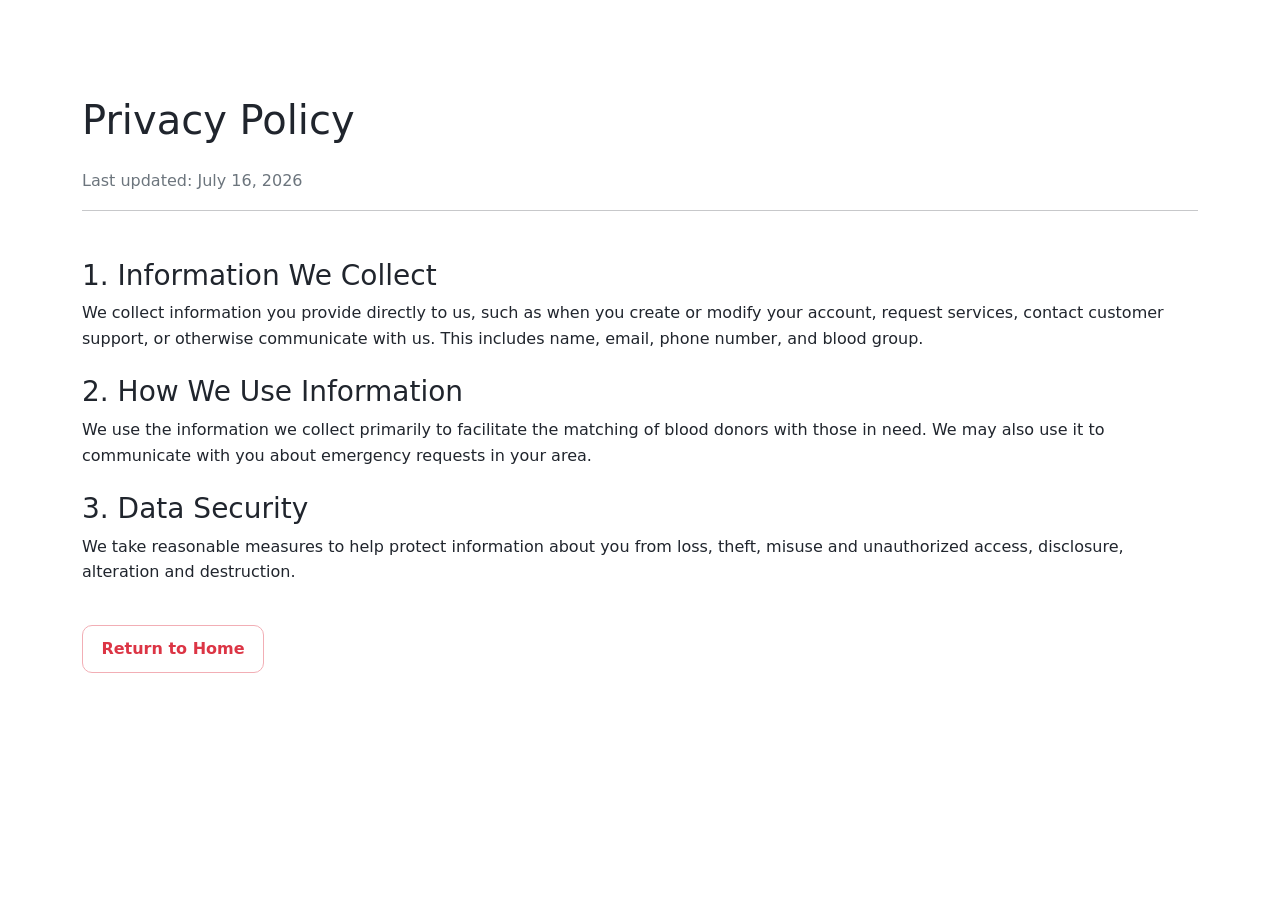
<file: privacy.html>
<!doctype html>
<html lang="en">
<head>
    <link rel="icon" type="image/png" href="assets/icons/logo.png">
    <meta charset="utf-8">
    <meta name="viewport" content="width=device-width,initial-scale=1">
    <title>Privacy Policy | LifeFlow</title>
    <link href="https://cdn.jsdelivr.net/npm/bootstrap@5.3.3/dist/css/bootstrap.min.css" rel="stylesheet">
    <link href="assets/css/main.css" rel="stylesheet">
</head>
<body>
    <main>
        <div class="container py-5 my-5">
            <h1 class="mb-4">Privacy Policy</h1>
            <p class="text-secondary">Last updated: July 16, 2026</p>
            <hr class="mb-5">
            <h3>1. Information We Collect</h3>
            <p>We collect information you provide directly to us, such as when you create or modify your account, request services, contact customer support, or otherwise communicate with us. This includes name, email, phone number, and blood group.</p>
            
            <h3 class="mt-4">2. How We Use Information</h3>
            <p>We use the information we collect primarily to facilitate the matching of blood donors with those in need. We may also use it to communicate with you about emergency requests in your area.</p>
            
            <h3 class="mt-4">3. Data Security</h3>
            <p>We take reasonable measures to help protect information about you from loss, theft, misuse and unauthorized access, disclosure, alteration and destruction.</p>

            <a href="index.html" class="btn btn-outline-danger mt-4">Return to Home</a>
        </div>
    </main>
</body>
</html>
</file>
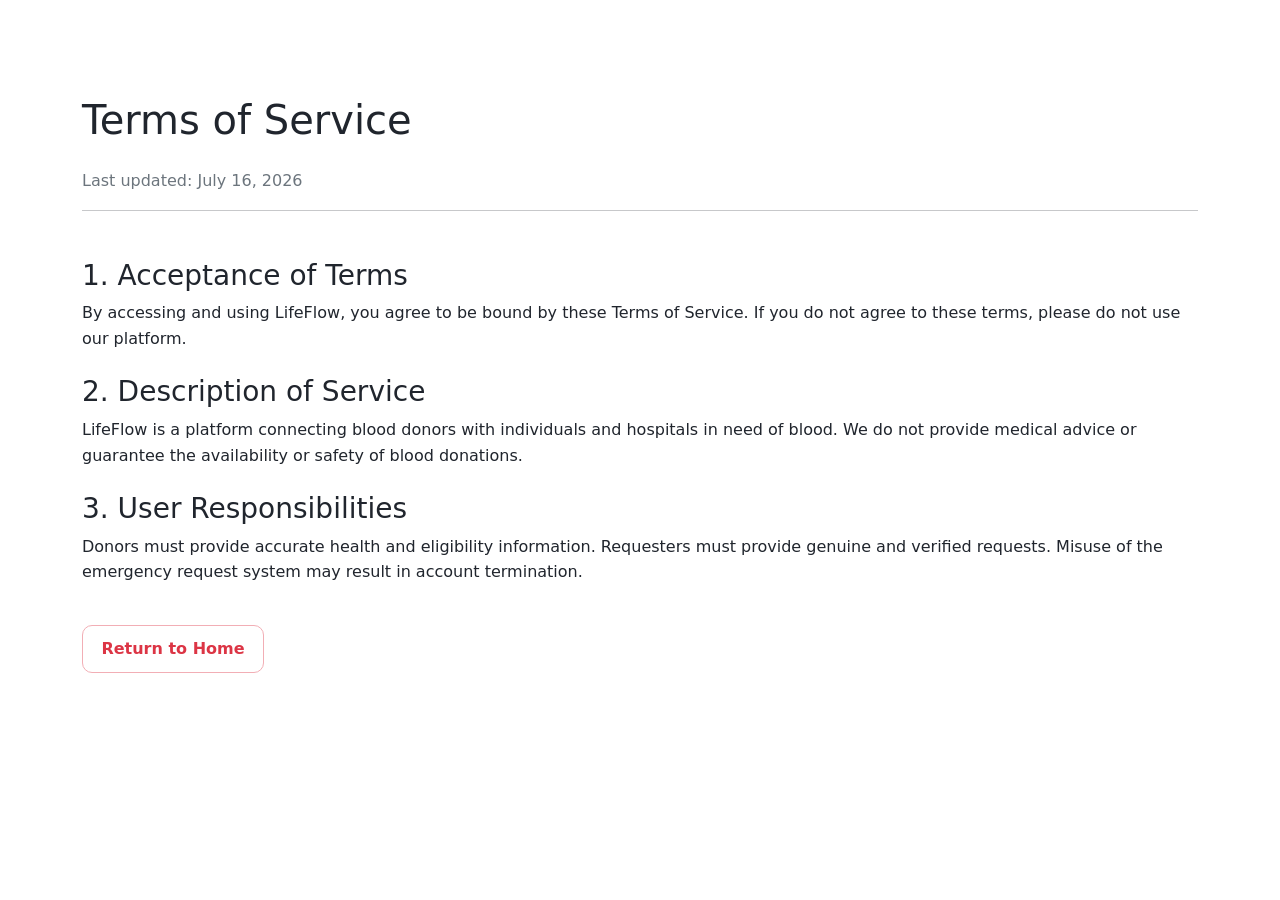
<file: terms.html>
<!doctype html>
<html lang="en">
<head>
    <link rel="icon" type="image/png" href="assets/icons/logo.png">
    <meta charset="utf-8">
    <meta name="viewport" content="width=device-width,initial-scale=1">
    <title>Terms of Service | LifeFlow</title>
    <link href="https://cdn.jsdelivr.net/npm/bootstrap@5.3.3/dist/css/bootstrap.min.css" rel="stylesheet">
    <link href="assets/css/main.css" rel="stylesheet">
</head>
<body>
    <main>
        <div class="container py-5 my-5">
            <h1 class="mb-4">Terms of Service</h1>
            <p class="text-secondary">Last updated: July 16, 2026</p>
            <hr class="mb-5">
            <h3>1. Acceptance of Terms</h3>
            <p>By accessing and using LifeFlow, you agree to be bound by these Terms of Service. If you do not agree to these terms, please do not use our platform.</p>
            
            <h3 class="mt-4">2. Description of Service</h3>
            <p>LifeFlow is a platform connecting blood donors with individuals and hospitals in need of blood. We do not provide medical advice or guarantee the availability or safety of blood donations.</p>
            
            <h3 class="mt-4">3. User Responsibilities</h3>
            <p>Donors must provide accurate health and eligibility information. Requesters must provide genuine and verified requests. Misuse of the emergency request system may result in account termination.</p>

            <a href="index.html" class="btn btn-outline-danger mt-4">Return to Home</a>
        </div>
    </main>
</body>
</html>
</file>
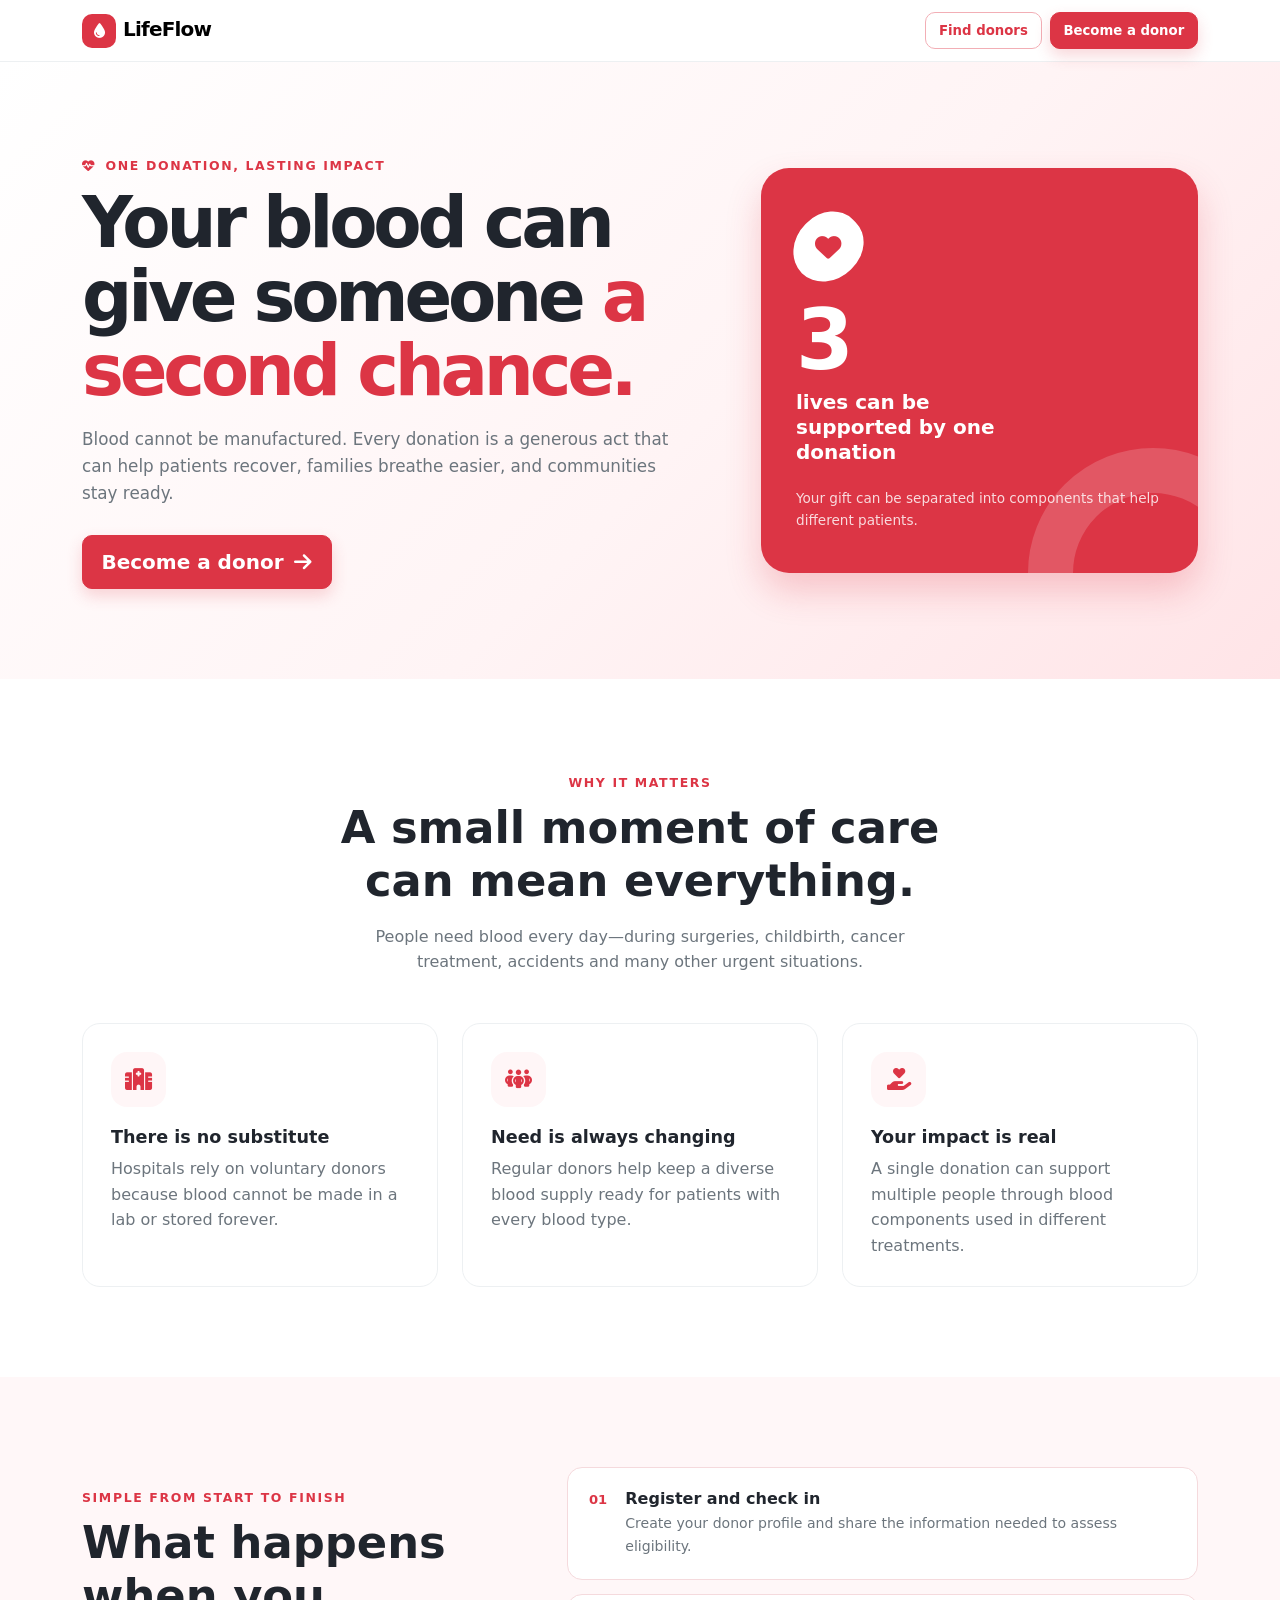
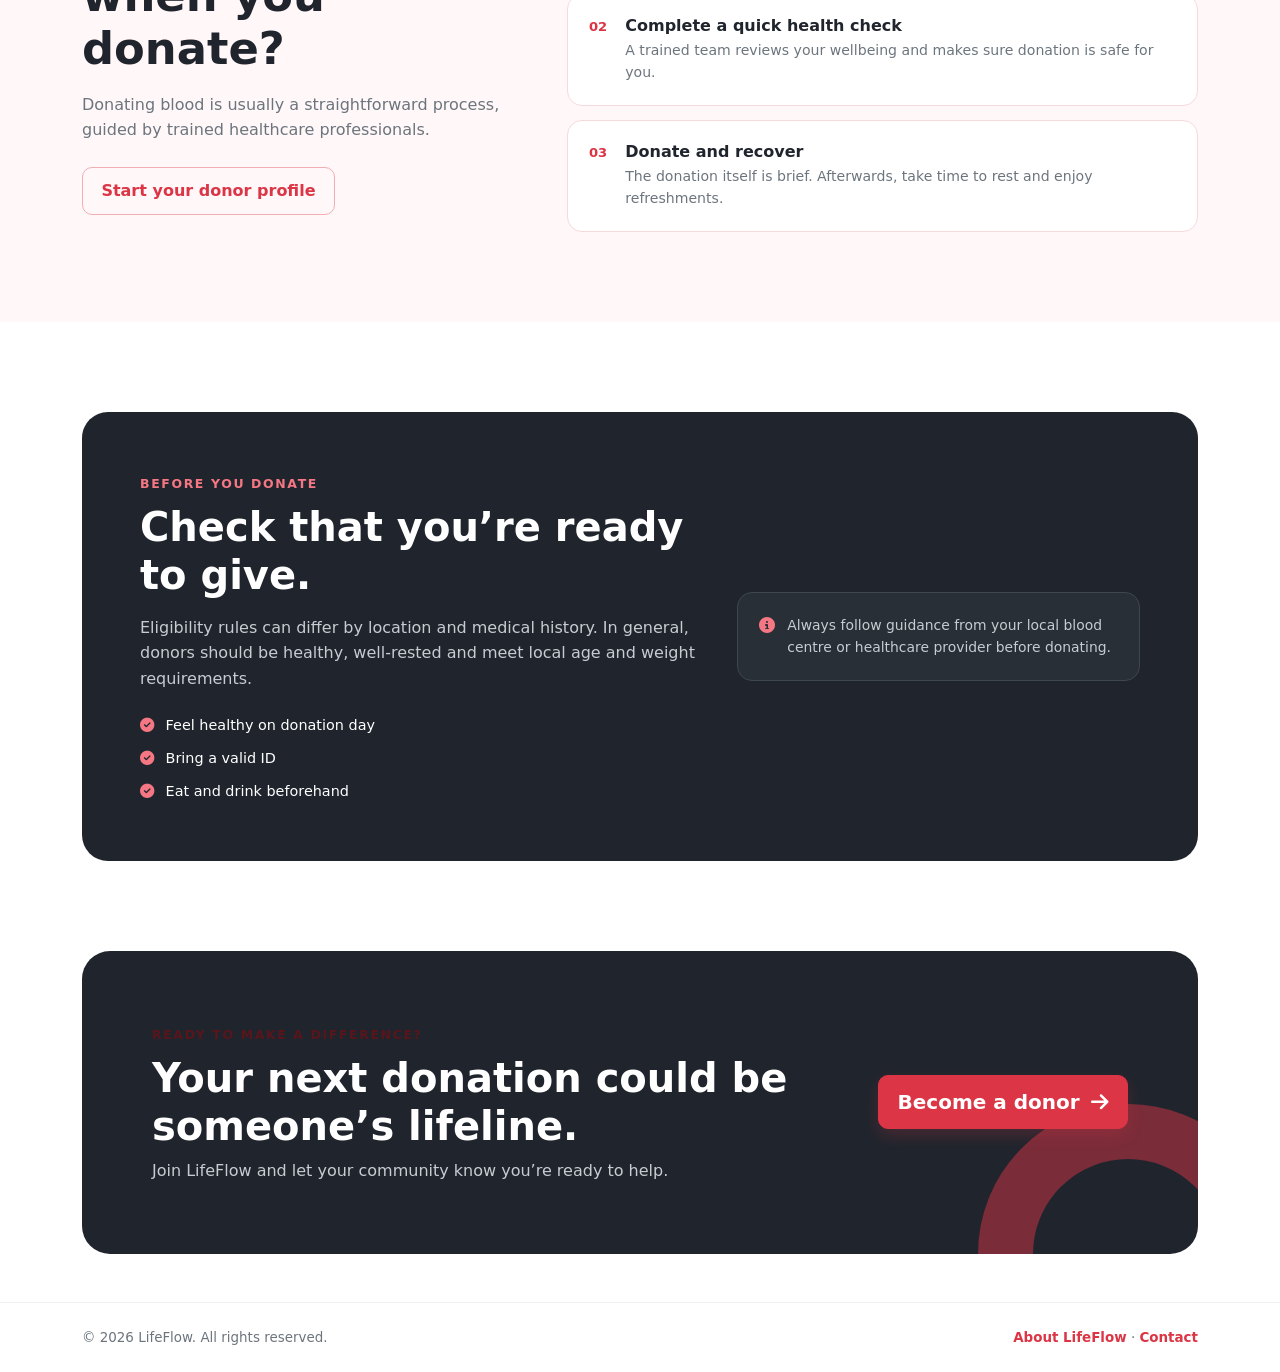
<file: why-donate.html>
<!doctype html>
<html lang="en">

<head>
    <link rel="icon" type="image/png" href="assets/icons/logo.png">
    <meta charset="utf-8">
    <meta name="viewport" content="width=device-width, initial-scale=1">
    <meta name="description" content="Learn why donating blood matters and how you can help with LifeFlow.">
    <title>Why Donate Blood? | LifeFlow</title>
    <link href="https://cdn.jsdelivr.net/npm/bootstrap@5.3.3/dist/css/bootstrap.min.css" rel="stylesheet">
    <link href="https://cdnjs.cloudflare.com/ajax/libs/font-awesome/6.5.2/css/all.min.css" rel="stylesheet">
    <link href="assets/css/main.css" rel="stylesheet">
    <link href="assets/css/why-donate.css" rel="stylesheet">
</head>

<body class="why-page">
    <nav class="navbar navbar-expand-lg lifeflow-nav why-nav" aria-label="Primary navigation">
        <div class="container"><a class="navbar-brand" href="index.html"><span class="brand-mark"><i class="fa-solid fa-droplet"></i></span>LifeFlow</a><div class="d-flex gap-2"><a class="btn btn-outline-danger btn-sm" href="search-donor.php">Find donors</a><a class="btn btn-danger btn-sm" href="donor-register.php">Become a donor</a></div></div>
    </nav>

    <main>
        <section class="why-hero"><div class="container"><div class="row align-items-center g-5"><div class="col-lg-7"><span class="section-kicker"><i class="fa-solid fa-heart-pulse me-1"></i> One donation, lasting impact</span><h1>Your blood can give someone <span>a second chance.</span></h1><p>Blood cannot be manufactured. Every donation is a generous act that can help patients recover, families breathe easier, and communities stay ready.</p><a href="donor-register.php" class="btn btn-danger btn-lg">Become a donor <i class="fa-solid fa-arrow-right ms-1"></i></a></div><div class="col-lg-5"><div class="impact-card"><div class="impact-drop"><i class="fa-solid fa-heart"></i></div><span class="impact-number">3</span><strong>lives can be supported by one donation</strong><p>Your gift can be separated into components that help different patients.</p></div></div></div></div></section>

        <section class="section"><div class="container"><div class="text-center mx-auto mb-5" style="max-width: 650px"><span class="section-kicker">Why it matters</span><h2 class="section-title">A small moment of care can mean everything.</h2><p class="section-copy mx-auto">People need blood every day—during surgeries, childbirth, cancer treatment, accidents and many other urgent situations.</p></div><div class="row g-4"><div class="col-md-4"><article class="reason-card"><span class="reason-icon"><i class="fa-solid fa-hospital"></i></span><h3>There is no substitute</h3><p>Hospitals rely on voluntary donors because blood cannot be made in a lab or stored forever.</p></article></div><div class="col-md-4"><article class="reason-card"><span class="reason-icon"><i class="fa-solid fa-people-group"></i></span><h3>Need is always changing</h3><p>Regular donors help keep a diverse blood supply ready for patients with every blood type.</p></article></div><div class="col-md-4"><article class="reason-card"><span class="reason-icon"><i class="fa-solid fa-hand-holding-heart"></i></span><h3>Your impact is real</h3><p>A single donation can support multiple people through blood components used in different treatments.</p></article></div></div></div></section>

        <section class="donation-steps"><div class="container"><div class="row align-items-center g-5"><div class="col-lg-5"><span class="section-kicker">Simple from start to finish</span><h2 class="section-title">What happens when you donate?</h2><p class="section-copy">Donating blood is usually a straightforward process, guided by trained healthcare professionals.</p><a href="donor-register.php" class="btn btn-outline-danger mt-2">Start your donor profile</a></div><div class="col-lg-7"><div class="step-list"><div><span>01</span><div><h3>Register and check in</h3><p>Create your donor profile and share the information needed to assess eligibility.</p></div></div><div><span>02</span><div><h3>Complete a quick health check</h3><p>A trained team reviews your wellbeing and makes sure donation is safe for you.</p></div></div><div><span>03</span><div><h3>Donate and recover</h3><p>The donation itself is brief. Afterwards, take time to rest and enjoy refreshments.</p></div></div></div></div></div></div></section>

        <section class="section"><div class="container"><div class="eligibility-box"><div class="row align-items-center g-4"><div class="col-lg-7"><span class="section-kicker">Before you donate</span><h2>Check that you’re ready to give.</h2><p>Eligibility rules can differ by location and medical history. In general, donors should be healthy, well-rested and meet local age and weight requirements.</p><div class="eligibility-points"><span><i class="fa-solid fa-circle-check"></i> Feel healthy on donation day</span><span><i class="fa-solid fa-circle-check"></i> Bring a valid ID</span><span><i class="fa-solid fa-circle-check"></i> Eat and drink beforehand</span></div></div><div class="col-lg-5"><div class="eligibility-note"><i class="fa-solid fa-circle-info"></i><p>Always follow guidance from your local blood centre or healthcare provider before donating.</p></div></div></div></div></div></section>

        <section class="pb-5"><div class="container"><div class="emergency"><div class="row align-items-center position-relative" style="z-index:1"><div class="col-lg-8"><span class="section-kicker text-danger-emphasis">Ready to make a difference?</span><h2 class="display-6 fw-bold mt-2">Your next donation could be someone’s lifeline.</h2><p class="mb-lg-0">Join LifeFlow and let your community know you’re ready to help.</p></div><div class="col-lg-4 text-lg-end mt-4 mt-lg-0"><a class="btn btn-danger btn-lg" href="donor-register.php">Become a donor <i class="fa-solid fa-arrow-right ms-1"></i></a></div></div></div></div></section>
    </main>

    <footer class="why-footer"><div class="container d-flex flex-column flex-sm-row justify-content-between gap-2"><span>© 2026 LifeFlow. All rights reserved.</span><span><a href="about.html">About LifeFlow</a> · <a href="contact.php">Contact</a></span></div></footer>
    <script src="https://cdn.jsdelivr.net/npm/bootstrap@5.3.3/dist/js/bootstrap.bundle.min.js"></script>
    <script src="assets/js/main.js"></script>
</body>
</html>
</file>
<file: assets/css/main.css>
:root {
    --primary: #dc3545;
    --primary-dark: #b52a38;
    --ink: #20252d;
    --muted: #6c757d;
    --surface: #fff;
    --soft: #fff6f7;
    --line: #edf0f2;
    --shadow: 0 12px 30px rgba(31, 42, 55, .08);
    --radius: 18px
}

* {
    box-sizing: border-box
}

html {
    scroll-behavior: smooth
}

body {
    margin: 0;
    font-family: Inter, system-ui, -apple-system, BlinkMacSystemFont, "Segoe UI", sans-serif;
    color: var(--ink);
    background: #fff;
    line-height: 1.6
}

.section {
    padding: 90px 0
}

.section-kicker {
    color: var(--primary);
    font-size: .78rem;
    font-weight: 800;
    letter-spacing: .13em;
    text-transform: uppercase
}

.section-title {
    font-size: clamp(1.9rem, 4vw, 2.8rem);
    font-weight: 800;
    line-height: 1.18;
    margin: .45rem 0 1rem
}

.section-copy {
    max-width: 600px;
    color: var(--muted)
}

.lifeflow-nav {
    background: rgba(255, 255, 255, .93);
    backdrop-filter: blur(14px);
    border-bottom: 1px solid transparent;
    transition: .25s
}

.lifeflow-nav.scrolled {
    border-color: var(--line);
    box-shadow: 0 4px 16px rgba(0, 0, 0, .04)
}

.navbar-brand {
    font-weight: 800;
    letter-spacing: -.04em
}

.brand-mark {
    display: inline-grid;
    place-items: center;
    width: 34px;
    height: 34px;
    margin-right: 7px;
    border-radius: 10px;
    color: #fff;
    background: var(--primary);
    font-size: .92rem
}

.nav-link {
    font-weight: 600;
    color: var(--ink) !important;
    padding: .75rem 1rem !important
}

.nav-link:hover,
.nav-link.active {
    color: var(--primary) !important
}

.btn {
    border-radius: 10px;
    font-weight: 700;
    padding: .7rem 1.15rem;
    transition: transform .2s, box-shadow .2s
}

.btn:hover {
    transform: translateY(-2px)
}

.btn-danger {
    background: var(--primary);
    border-color: var(--primary);
    box-shadow: 0 7px 16px rgba(220, 53, 69, .2)
}

.btn-danger:hover {
    background: var(--primary-dark);
    border-color: var(--primary-dark)
}

.btn-outline-danger {
    color: var(--primary);
    border-color: #f2aeb5
}

.hero {
    position: relative;
    overflow: hidden;
    padding: 150px 0 90px;
    background: linear-gradient(135deg, #fff 0%, #fff6f7 56%, #ffe9eb 100%)
}

.hero:before {
    content: "";
    position: absolute;
    right: -12rem;
    top: -14rem;
    width: 38rem;
    height: 38rem;
    border-radius: 50%;
    background: radial-gradient(circle, #f7b2ba 0, rgba(247, 178, 186, 0) 68%)
}

.hero h1 {
    font-size: clamp(2.55rem, 6vw, 4.7rem);
    font-weight: 850;
    line-height: 1.04;
    letter-spacing: -.055em
}

.hero p {
    max-width: 570px;
    font-size: 1.08rem;
    color: var(--muted)
}

.page-hero {
    position: relative;
    overflow: hidden;
    padding: 155px 0 95px;
    background: linear-gradient(135deg, #fff 0%, #fff6f7 60%, #ffe9eb 100%)
}

.page-hero:before,
.page-hero:after {
    content: "";
    position: absolute;
    border-radius: 50%;
    background: rgba(220, 53, 69, .08)
}

.page-hero:before {
    width: 280px;
    height: 280px;
    top: -155px;
    left: -70px
}

.page-hero:after {
    width: 190px;
    height: 190px;
    right: 8%;
    bottom: -115px
}

.page-hero .container {
    position: relative;
    z-index: 1;
    max-width: 810px
}

.page-hero h1 {
    margin: .5rem 0 1rem;
    font-size: clamp(2.35rem, 5vw, 4.1rem);
    font-weight: 850;
    line-height: 1.08;
    letter-spacing: -.05em
}

.page-hero p {
    max-width: 650px;
    margin: 0 auto;
    color: var(--muted);
    font-size: 1.08rem
}

.about-visual {
    position: relative;
    display: grid;
    place-items: center;
    min-height: 370px;
    overflow: hidden;
    border-radius: 28px;
    background: linear-gradient(145deg, #fff0f1, #fff9f9)
}

.about-visual:before {
    content: "";
    position: absolute;
    width: 280px;
    height: 280px;
    border: 34px solid rgba(220, 53, 69, .12);
    border-radius: 50%
}

.about-visual-icon {
    position: relative;
    z-index: 1;
    display: grid;
    place-items: center;
    width: 145px;
    height: 145px;
    border-radius: 44px;
    color: #fff;
    background: var(--primary);
    box-shadow: 0 18px 35px rgba(220, 53, 69, .3);
    font-size: 4rem;
    transform: rotate(-8deg)
}

.about-visual-card {
    position: absolute;
    z-index: 2;
    right: 7%;
    bottom: 9%;
    display: flex;
    align-items: center;
    gap: 12px;
    padding: 14px 18px;
    border: 1px solid rgba(255, 255, 255, .8);
    border-radius: 14px;
    background: rgba(255, 255, 255, .9);
    box-shadow: var(--shadow)
}

.about-visual-card .mini-icon {
    flex: 0 0 42px
}

.about-visual-card strong,
.about-visual-card small {
    display: block
}

.about-visual-card small {
    color: var(--muted);
    font-size: .76rem
}

.about-dot {
    position: absolute;
    z-index: 1;
    display: block;
    border-radius: 50%;
    background: #f4b3ba
}

.dot-one {
    width: 18px;
    height: 18px;
    top: 22%;
    left: 17%
}

.dot-two {
    width: 28px;
    height: 28px;
    right: 18%;
    top: 20%;
    background: #fde0e3
}

.info-card h3,
.step-card h3 {
    font-size: 1.1rem;
    font-weight: 800
}

.info-card p,
.step-card p {
    margin-bottom: 0;
    color: var(--muted)
}

.step-card {
    height: 100%;
    padding: 28px;
    border-radius: var(--radius);
    background: var(--soft)
}

.step-number {
    display: block;
    margin-bottom: 44px;
    color: var(--primary);
    font-size: .85rem;
    font-weight: 800;
    letter-spacing: .1em
}

.hero-visual {
    position: relative;
    min-height: 390px
}

.hero-card {
    position: absolute;
    border: 1px solid rgba(255, 255, 255, .85);
    border-radius: var(--radius);
    background: rgba(255, 255, 255, .83);
    box-shadow: var(--shadow);
    backdrop-filter: blur(8px)
}

.hero-card.main {
    width: min(100%, 390px);
    right: 0;
    top: 25px;
    padding: 30px
}

.blood-drop {
    display: grid;
    place-items: center;
    width: 105px;
    height: 125px;
    margin: 0 auto 20px;
    color: #fff;
    font-size: 2.75rem;
    background: var(--primary);
    clip-path: path('M52 0C42 20 0 57 0 84c0 28.7 23.3 41 52 41s52-12.3 52-41C104 57 62 20 52 0Z');
    filter: drop-shadow(0 16px 16px rgba(220, 53, 69, .25))
}

.hero-card.floating {
    left: 0;
    bottom: 5px;
    padding: 16px 20px;
    min-width: 210px
}

.mini-icon {
    width: 42px;
    height: 42px;
    border-radius: 12px;
    display: grid;
    place-items: center;
    background: #ffe7ea;
    color: var(--primary)
}

.stat-strip {
    margin-top: -1px;
    background: var(--primary);
    color: #fff
}

.stat-item {
    padding: 24px 15px;
    text-align: center;
    border-right: 1px solid rgba(255, 255, 255, .2)
}

.stat-item:last-child {
    border: 0
}

.stat-number {
    font-size: 1.65rem;
    font-weight: 800;
    line-height: 1
}

.feature-card,
.info-card,
.testimonial-card {
    height: 100%;
    padding: 28px;
    border: 1px solid var(--line);
    border-radius: var(--radius);
    background: var(--surface);
    transition: .25s
}

.feature-card:hover,
.info-card:hover {
    transform: translateY(-6px);
    box-shadow: var(--shadow);
    border-color: #f5c6cb
}

.feature-icon {
    width: 56px;
    height: 56px;
    display: grid;
    place-items: center;
    margin-bottom: 20px;
    color: var(--primary);
    background: var(--soft);
    border-radius: 16px;
    font-size: 1.4rem
}

.feature-card h3 {
    font-size: 1.1rem;
    font-weight: 800
}

.feature-card p {
    margin: 0;
    color: var(--muted)
}

.emergency {
    background: var(--ink);
    color: #fff;
    border-radius: 28px;
    padding: clamp(30px, 6vw, 70px);
    overflow: hidden;
    position: relative
}

.emergency:after {
    content: "";
    position: absolute;
    width: 300px;
    height: 300px;
    right: -80px;
    bottom: -150px;
    border: 55px solid rgba(220, 53, 69, .48);
    border-radius: 50%
}

.emergency p {
    color: #c6ccd2
}

.testimonial-card p {
    color: #535c66;
    font-style: italic
}

.avatar {
    width: 46px;
    height: 46px;
    border-radius: 50%;
    object-fit: cover;
    background: #f8d7da
}

.faq .accordion-item {
    border: 1px solid var(--line);
    border-radius: 12px !important;
    overflow: hidden;
    margin-bottom: 12px
}

.faq .accordion-button {
    font-weight: 700;
    box-shadow: none
}

.faq .accordion-button:not(.collapsed) {
    background: var(--soft);
    color: var(--primary)
}

.site-footer {
    background: #171c22;
    color: #c8cdd2
}

.footer-brand {
    color: #fff;
    font-size: 1.3rem;
    font-weight: 800
}

.site-footer h6 {
    color: #fff;
    font-weight: 800
}

.site-footer a {
    color: #c8cdd2;
    text-decoration: none
}

.site-footer a:hover {
    color: #fff
}

.footer-bottom {
    border-top: 1px solid #30363d
}

.reveal {
    animation: fadeUp .65s ease both
}

@keyframes fadeUp {
    from {
        opacity: 0;
        transform: translateY(16px)
    }

    to {
        opacity: 1;
        transform: none
    }
}

@media(max-width:991.98px) {
    .hero {
        padding-top: 120px
    }

    .hero-visual {
        margin-top: 25px;
        min-height: 335px
    }

    .hero-card.main {
        right: 50%;
        transform: translateX(50%)
    }

    .hero-card.floating {
        left: 5%;
        bottom: 0
    }

    .about-visual {
        min-height: 330px
    }

    .stat-item:nth-child(2) {
        border-right: 0
    }

    .stat-item {
        border-bottom: 1px solid rgba(255, 255, 255, .2)
    }
}

@media(max-width:575.98px) {
    .section {
        padding: 65px 0
    }

    .hero {
        padding-bottom: 65px
    }

    .page-hero {
        padding: 125px 0 70px
    }

    .about-visual-card {
        right: 4%;
        bottom: 7%;
        padding: 12px
    }

    .about-visual-card small {
        max-width: 145px
    }

    .hero-card.main {
        transform: translateX(50%) scale(.88);
        top: -5px
    }

    .hero-card.floating {
        transform: scale(.88);
        transform-origin: left bottom
    }

    .hero-visual {
        min-height: 310px
    }

    .stat-number {
        font-size: 1.35rem
    }
}
</file>
<file: assets/css/why-donate.css>
.why-page {
    background: #fff;
}

.why-nav {
    position: relative;
    border-bottom: 1px solid var(--line);
    background: rgba(255, 255, 255, .96);
}

.why-nav .btn {
    padding: .48rem .8rem;
    font-size: .83rem;
}

.why-hero {
    padding: 90px 0;
    overflow: hidden;
    background: linear-gradient(135deg, #fff 0%, #fff4f5 56%, #ffe4e7 100%);
}

.why-hero h1 {
    max-width: 700px;
    margin: .55rem 0 1.1rem;
    font-size: clamp(2.5rem, 5.5vw, 4.5rem);
    font-weight: 850;
    line-height: 1.05;
    letter-spacing: -.06em;
}

.why-hero h1 span {
    color: var(--primary);
}

.why-hero p {
    max-width: 590px;
    margin-bottom: 28px;
    color: var(--muted);
    font-size: 1.05rem;
}

.impact-card {
    position: relative;
    padding: 42px 35px;
    overflow: hidden;
    border-radius: 28px;
    color: #fff;
    background: var(--primary);
    box-shadow: 0 18px 35px rgba(220, 53, 69, .23);
}

.impact-card:after {
    position: absolute;
    right: -80px;
    bottom: -125px;
    width: 250px;
    height: 250px;
    border: 45px solid rgba(255, 255, 255, .17);
    border-radius: 50%;
    content: "";
}

.impact-drop {
    display: grid;
    width: 64px;
    height: 74px;
    margin-bottom: 22px;
    place-items: center;
    border-radius: 52% 52% 56% 56%;
    color: var(--primary);
    background: #fff;
    font-size: 1.65rem;
    transform: rotate(45deg);
}

.impact-drop i {
    transform: rotate(-45deg);
}

.impact-number {
    display: block;
    font-size: 5.2rem;
    font-weight: 850;
    line-height: .85;
    letter-spacing: -.08em;
}

.impact-card strong {
    display: block;
    max-width: 230px;
    margin-top: 13px;
    font-size: 1.25rem;
    line-height: 1.25;
}

.impact-card p {
    position: relative;
    z-index: 1;
    margin: 23px 0 0;
    color: rgba(255, 255, 255, .82);
    font-size: .85rem;
}

.reason-card {
    height: 100%;
    padding: 28px;
    border: 1px solid var(--line);
    border-radius: var(--radius);
    background: #fff;
    transition: .22s;
}

.reason-card:hover {
    transform: translateY(-5px);
    border-color: #f5c6cb;
    box-shadow: var(--shadow);
}

.reason-icon {
    display: grid;
    width: 55px;
    height: 55px;
    margin-bottom: 20px;
    place-items: center;
    border-radius: 16px;
    color: var(--primary);
    background: var(--soft);
    font-size: 1.35rem;
}

.reason-card h3 {
    font-size: 1.1rem;
    font-weight: 800;
}

.reason-card p {
    margin: 0;
    color: var(--muted);
}

.donation-steps {
    padding: 90px 0;
    background: #fff7f8;
}

.step-list {
    display: grid;
    gap: 14px;
}

.step-list > div {
    display: flex;
    gap: 18px;
    padding: 21px;
    border: 1px solid #f5dadd;
    border-radius: 15px;
    background: #fff;
}

.step-list > div > span {
    color: var(--primary);
    font-size: .82rem;
    font-weight: 850;
}

.step-list h3 {
    margin: 0 0 4px;
    font-size: 1rem;
    font-weight: 800;
}

.step-list p {
    margin: 0;
    color: var(--muted);
    font-size: .88rem;
}

.eligibility-box {
    padding: clamp(30px, 5vw, 58px);
    border-radius: 26px;
    background: var(--ink);
    color: #fff;
}

.eligibility-box .section-kicker {
    color: #f67784;
}

.eligibility-box h2 {
    margin: .45rem 0 1rem;
    font-size: clamp(1.8rem, 3.2vw, 2.5rem);
    font-weight: 800;
}

.eligibility-box > .row > div > p {
    max-width: 650px;
    color: #c6ccd2;
}

.eligibility-points {
    display: grid;
    gap: 10px;
    margin-top: 22px;
    color: #fff;
    font-size: .9rem;
}

.eligibility-points i {
    margin-right: 7px;
    color: #f67784;
}

.eligibility-note {
    display: flex;
    gap: 12px;
    padding: 21px;
    border: 1px solid #3e464f;
    border-radius: 15px;
    background: #292f36;
}

.eligibility-note i {
    margin-top: 3px;
    color: #f67784;
}

.eligibility-note p {
    margin: 0;
    color: #c6ccd2;
    font-size: .87rem;
}

.why-footer {
    padding: 24px 0;
    border-top: 1px solid var(--line);
    color: var(--muted);
    font-size: .84rem;
}

.why-footer a {
    color: var(--primary);
    font-weight: 700;
    text-decoration: none;
}

@media (max-width: 991.98px) {
    .impact-card {
        max-width: 450px;
    }
}

@media (max-width: 575.98px) {
    .why-hero,
    .donation-steps {
        padding: 60px 0;
    }

    .impact-card {
        padding: 32px 28px;
    }
}
</file>
